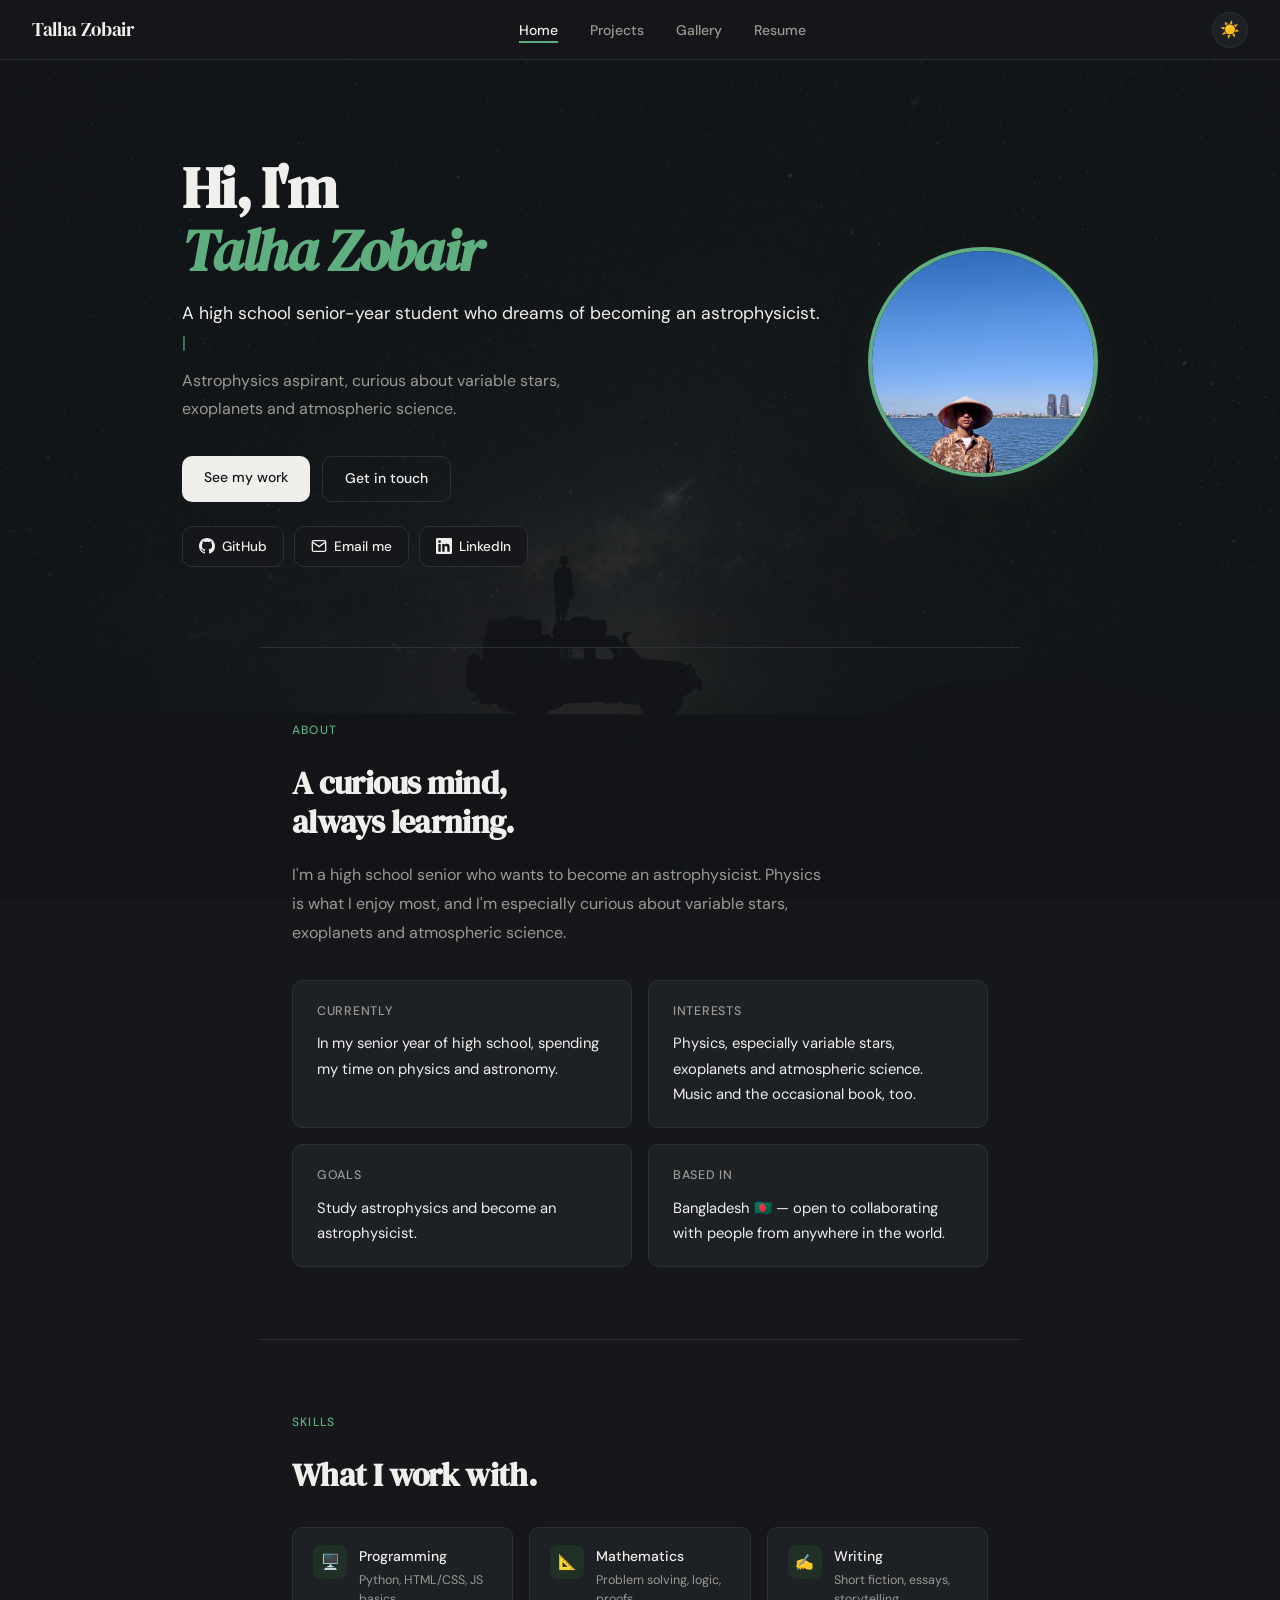
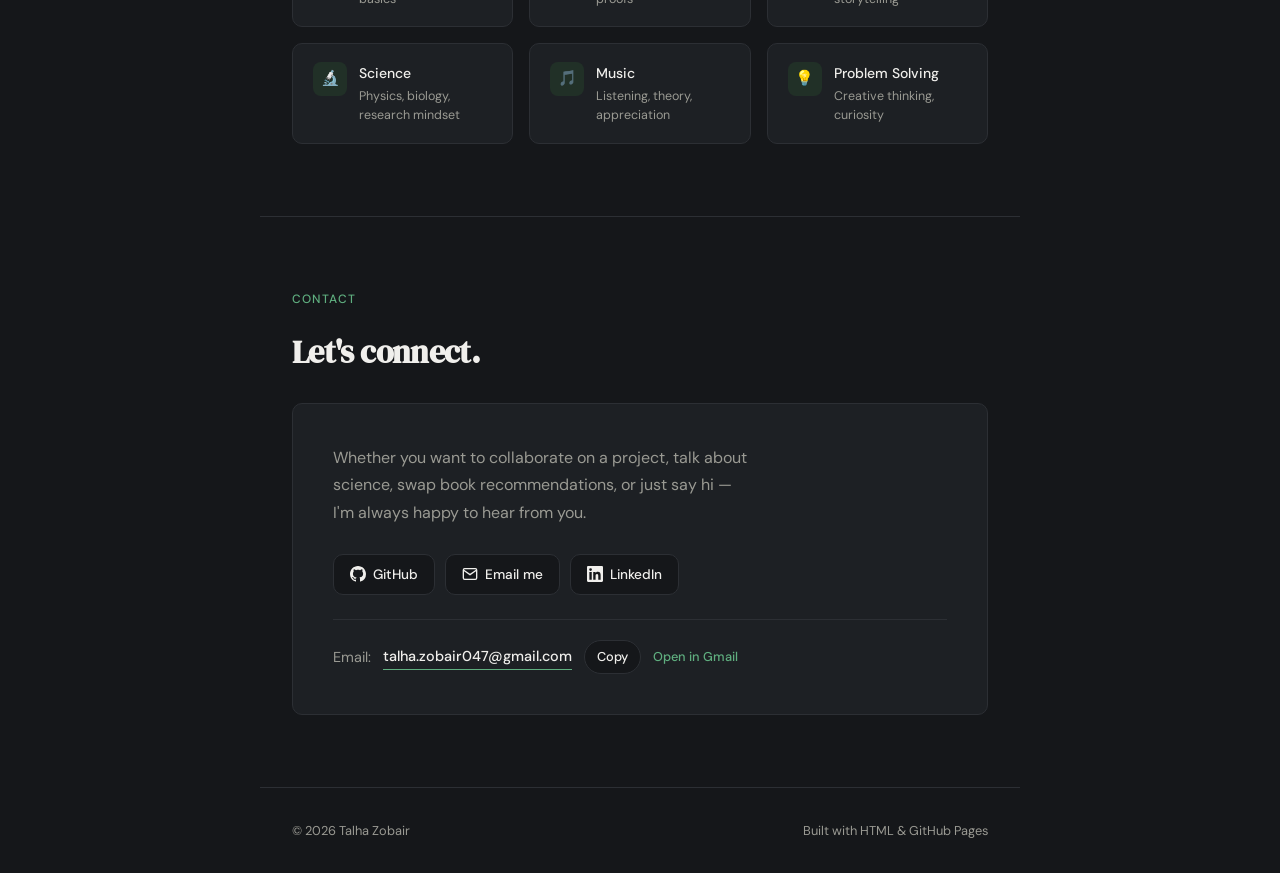
<file: index.html>
<!DOCTYPE html>
<html lang="en">
<head>
  <link rel="icon" href="images/favicon.svg" type="image/svg+xml">
<link rel="icon" href="images/favicon.png" sizes="512x512" type="image/png">
<link rel="apple-touch-icon" href="images/favicon.png">
  <meta charset="UTF-8"/>
  <meta name="viewport" content="width=device-width, initial-scale=1.0"/>
  <title>Talha Zobair</title>
  <link rel="preconnect" href="https://fonts.googleapis.com">
  <link href="https://fonts.googleapis.com/css2?family=DM+Serif+Display:ital@0;1&family=DM+Sans:opsz,wght@9..40,300;9..40,400;9..40,500&display=swap" rel="stylesheet">
  <link rel="stylesheet" href="style.css">
<script>try{if(localStorage.getItem('theme')!=='light')document.documentElement.setAttribute('data-theme','dark')}catch(e){document.documentElement.setAttribute('data-theme','dark')}</script>
</head>
<body>

  <nav>
    <a href="index.html" class="nav-logo">Talha Zobair</a>
    <ul class="nav-links" id="nav-links">
      <li><a href="index.html" class="active">Home</a></li>
      <li><a href="projects.html">Projects</a></li>
      <li><a href="gallery.html">Gallery</a></li>
      <li><a href="resume.html">Resume</a></li>
    </ul>
    <div class="nav-right">
      <button class="theme-toggle" id="theme-toggle" aria-label="Toggle dark mode">🌙</button>
      <button class="menu-toggle" id="menu-toggle" aria-label="Toggle menu">
        <span></span><span></span><span></span>
      </button>
    </div>
  </nav>

  <div class="page-transition" id="page-transition"></div>

  <main class="fade-in">

    <!-- HERO -->
    <div class="hero">
      <div class="hero-flex">
        <div class="hero-text">
          <h1>Hi, I'm<br><em>Talha Zobair</em></h1>
          <p class="hero-subtitle">A high school senior-year student who <span class="typed-text" id="typed"></span><span class="cursor">|</span></p>
          <p class="hero-desc">Astrophysics aspirant, curious about variable stars, exoplanets and atmospheric science.</p>
          <div class="hero-cta">
            <a href="projects.html" class="btn btn-primary">See my work</a>
            <a href="#contact" class="btn btn-outline">Get in touch</a>
          </div>
<div class="social-links" style="margin-top:1.5rem">
          <a href="https://github.com/Talha-Z-47" class="social-link" target="_blank">
            <svg width="16" height="16" viewBox="0 0 24 24" fill="currentColor"><path d="M12 0C5.37 0 0 5.37 0 12c0 5.31 3.435 9.795 8.205 11.385.6.105.825-.255.825-.57 0-.285-.015-1.23-.015-2.235-3.015.555-3.795-.735-4.035-1.41-.135-.345-.72-1.41-1.23-1.695-.42-.225-1.02-.78-.015-.795.945-.015 1.62.87 1.845 1.23 1.08 1.815 2.805 1.305 3.495.99.105-.78.42-1.305.765-1.605-2.67-.3-5.46-1.335-5.46-5.925 0-1.305.465-2.385 1.23-3.225-.12-.3-.54-1.53.12-3.18 0 0 1.005-.315 3.3 1.23.96-.27 1.98-.405 3-.405s2.04.135 3 .405c2.295-1.56 3.3-1.23 3.3-1.23.66 1.65.24 2.88.12 3.18.765.84 1.23 1.905 1.23 3.225 0 4.605-2.805 5.625-5.475 5.925.435.375.81 1.095.81 2.22 0 1.605-.015 2.895-.015 3.3 0 .315.225.69.825.57A12.02 12.02 0 0 0 24 12c0-6.63-5.37-12-12-12z"/></svg>
            GitHub
          </a>
          <a href="mailto:talha.zobair047@gmail.com" class="social-link">
            <svg width="16" height="16" viewBox="0 0 24 24" fill="none" stroke="currentColor" stroke-width="2"><path d="M4 4h16c1.1 0 2 .9 2 2v12c0 1.1-.9 2-2 2H4c-1.1 0-2-.9-2-2V6c0-1.1.9-2 2-2z"/><polyline points="22,6 12,13 2,6"/></svg>
            Email me
          </a>
          <a href="https://www.linkedin.com/in/md-talha-zobair-120874341/" class="social-link" target="_blank">
            <svg width="16" height="16" viewBox="0 0 24 24" fill="currentColor"><path d="M20.447 20.452h-3.554v-5.569c0-1.328-.027-3.037-1.852-3.037-1.853 0-2.136 1.445-2.136 2.939v5.667H9.351V9h3.414v1.561h.046c.477-.9 1.637-1.85 3.37-1.85 3.601 0 4.267 2.37 4.267 5.455v6.286zM5.337 7.433a2.062 2.062 0 0 1-2.063-2.065 2.064 2.064 0 1 1 2.063 2.065zm1.782 13.019H3.555V9h3.564v11.452zM22.225 0H1.771C.792 0 0 .774 0 1.729v20.542C0 23.227.792 24 1.771 24h20.451C23.2 24 24 23.227 24 22.271V1.729C24 .774 23.2 0 22.222 0h.003z"/></svg>
            LinkedIn
          </a>
        </div>
        </div>

        <!-- PHOTO: replace src below with your own image after uploading to /images -->
        <div class="hero-photo-wrap">
          <img src="images/me.jpg" class="hero-photo" alt="Talha Zobair" onerror="this.style.display='none'; this.nextElementSibling.style.display='flex';">
          <div class="hero-photo-placeholder">TZ</div>
        </div>
      </div>
    </div>

    <!-- ABOUT -->
    <section id="about">
      <p class="section-label">About</p>
      <h2>A curious mind,<br>always learning.</h2>
      <p class="section-desc">I'm a high school senior who wants to become an astrophysicist. Physics is what I enjoy most, and I'm especially curious about variable stars, exoplanets and atmospheric science.</p>
      <div class="about-grid">
        <div class="about-card reveal">
          <h3>Currently</h3>
          <p>In my senior year of high school, spending my time on physics and astronomy.</p>
        </div>
        <div class="about-card reveal">
          <h3>Interests</h3>
          <p>Physics, especially variable stars, exoplanets and atmospheric science. Music and the occasional book, too.</p>
        </div>
        <div class="about-card reveal">
          <h3>Goals</h3>
          <p>Study astrophysics and become an astrophysicist.</p>
        </div>
        <div class="about-card reveal">
          <h3>Based in</h3>
          <p>Bangladesh 🇧🇩 — open to collaborating with people from anywhere in the world.</p>
        </div>
      </div>
    </section>

    <!-- SKILLS -->
    <section id="skills">
      <p class="section-label">Skills</p>
      <h2>What I work with.</h2>
      <div class="skills-grid">
        <div class="skill-item reveal">
          <div class="skill-icon">🖥️</div>
          <div><h4>Programming</h4><p>Python, HTML/CSS, JS basics</p></div>
        </div>
        <div class="skill-item reveal">
          <div class="skill-icon">📐</div>
          <div><h4>Mathematics</h4><p>Problem solving, logic, proofs</p></div>
        </div>
        <div class="skill-item reveal">
          <div class="skill-icon">✍️</div>
          <div><h4>Writing</h4><p>Short fiction, essays, storytelling</p></div>
        </div>
        <div class="skill-item reveal">
          <div class="skill-icon">🔬</div>
          <div><h4>Science</h4><p>Physics, biology, research mindset</p></div>
        </div>
        <div class="skill-item reveal">
          <div class="skill-icon">🎵</div>
          <div><h4>Music</h4><p>Listening, theory, appreciation</p></div>
        </div>
        <div class="skill-item reveal">
          <div class="skill-icon">💡</div>
          <div><h4>Problem Solving</h4><p>Creative thinking, curiosity</p></div>
        </div>
      </div>
    </section>

    <!-- CONTACT -->
    <section id="contact">
      <p class="section-label">Contact</p>
      <h2>Let's connect.</h2>
      <div class="contact-inner reveal">
        <p>Whether you want to collaborate on a project, talk about science, swap book recommendations, or just say hi — I'm always happy to hear from you.</p>
        <div class="social-links">
          <a href="https://github.com/Talha-Z-47" class="social-link" target="_blank">
            <svg width="16" height="16" viewBox="0 0 24 24" fill="currentColor"><path d="M12 0C5.37 0 0 5.37 0 12c0 5.31 3.435 9.795 8.205 11.385.6.105.825-.255.825-.57 0-.285-.015-1.23-.015-2.235-3.015.555-3.795-.735-4.035-1.41-.135-.345-.72-1.41-1.23-1.695-.42-.225-1.02-.78-.015-.795.945-.015 1.62.87 1.845 1.23 1.08 1.815 2.805 1.305 3.495.99.105-.78.42-1.305.765-1.605-2.67-.3-5.46-1.335-5.46-5.925 0-1.305.465-2.385 1.23-3.225-.12-.3-.54-1.53.12-3.18 0 0 1.005-.315 3.3 1.23.96-.27 1.98-.405 3-.405s2.04.135 3 .405c2.295-1.56 3.3-1.23 3.3-1.23.66 1.65.24 2.88.12 3.18.765.84 1.23 1.905 1.23 3.225 0 4.605-2.805 5.625-5.475 5.925.435.375.81 1.095.81 2.22 0 1.605-.015 2.895-.015 3.3 0 .315.225.69.825.57A12.02 12.02 0 0 0 24 12c0-6.63-5.37-12-12-12z"/></svg>
            GitHub
          </a>
          <a href="mailto:talha.zobair047@gmail.com" class="social-link">
            <svg width="16" height="16" viewBox="0 0 24 24" fill="none" stroke="currentColor" stroke-width="2"><path d="M4 4h16c1.1 0 2 .9 2 2v12c0 1.1-.9 2-2 2H4c-1.1 0-2-.9-2-2V6c0-1.1.9-2 2-2z"/><polyline points="22,6 12,13 2,6"/></svg>
            Email me
          </a>
          <a href="https://www.linkedin.com/in/md-talha-zobair-120874341/" class="social-link" target="_blank">
            <svg width="16" height="16" viewBox="0 0 24 24" fill="currentColor"><path d="M20.447 20.452h-3.554v-5.569c0-1.328-.027-3.037-1.852-3.037-1.853 0-2.136 1.445-2.136 2.939v5.667H9.351V9h3.414v1.561h.046c.477-.9 1.637-1.85 3.37-1.85 3.601 0 4.267 2.37 4.267 5.455v6.286zM5.337 7.433a2.062 2.062 0 0 1-2.063-2.065 2.064 2.064 0 1 1 2.063 2.065zm1.782 13.019H3.555V9h3.564v11.452zM22.225 0H1.771C.792 0 0 .774 0 1.729v20.542C0 23.227.792 24 1.771 24h20.451C23.2 24 24 23.227 24 22.271V1.729C24 .774 23.2 0 22.222 0h.003z"/></svg>
            LinkedIn
          </a>
        </div>
        <div class="email-line">
          <span>Email:</span>
          <a class="email-addr" href="mailto:talha.zobair047@gmail.com">talha.zobair047@gmail.com</a>
          <button type="button" class="copy-btn" id="copy-email" data-email="talha.zobair047@gmail.com">Copy</button>
          <a class="email-gmail" href="https://mail.google.com/mail/?view=cm&fs=1&to=talha.zobair047@gmail.com" target="_blank" rel="noopener">Open in Gmail</a>
        </div>
      </div>
    </section>

  </main>

  <footer>
    <span>© 2026 Talha Zobair</span>
    <span>Built with HTML & GitHub Pages</span>
  </footer>

  <script src="main.js"></script>
  <script>
    const phrases = [
"dreams of becoming an astrophysicist.",
"loves physics.",
"is curious about variable stars and exoplanets.",
"is drawn to atmospheric science.",
"enjoys listening to music.",
"reads a book now and then."
];
    let pIdx = 0, cIdx = 0, deleting = false;
    const el = document.getElementById('typed');
    function type() {
      const phrase = phrases[pIdx];
      if (!deleting) {
        el.textContent = phrase.slice(0, ++cIdx);
        if (cIdx === phrase.length) { deleting = true; setTimeout(type, 1800); return; }
      } else {
        el.textContent = phrase.slice(0, --cIdx);
        if (cIdx === 0) { deleting = false; pIdx = (pIdx + 1) % phrases.length; }
      }
      setTimeout(type, deleting ? 50 : 80);
    }
    type();
  </script>
</body>
</html>
</file>
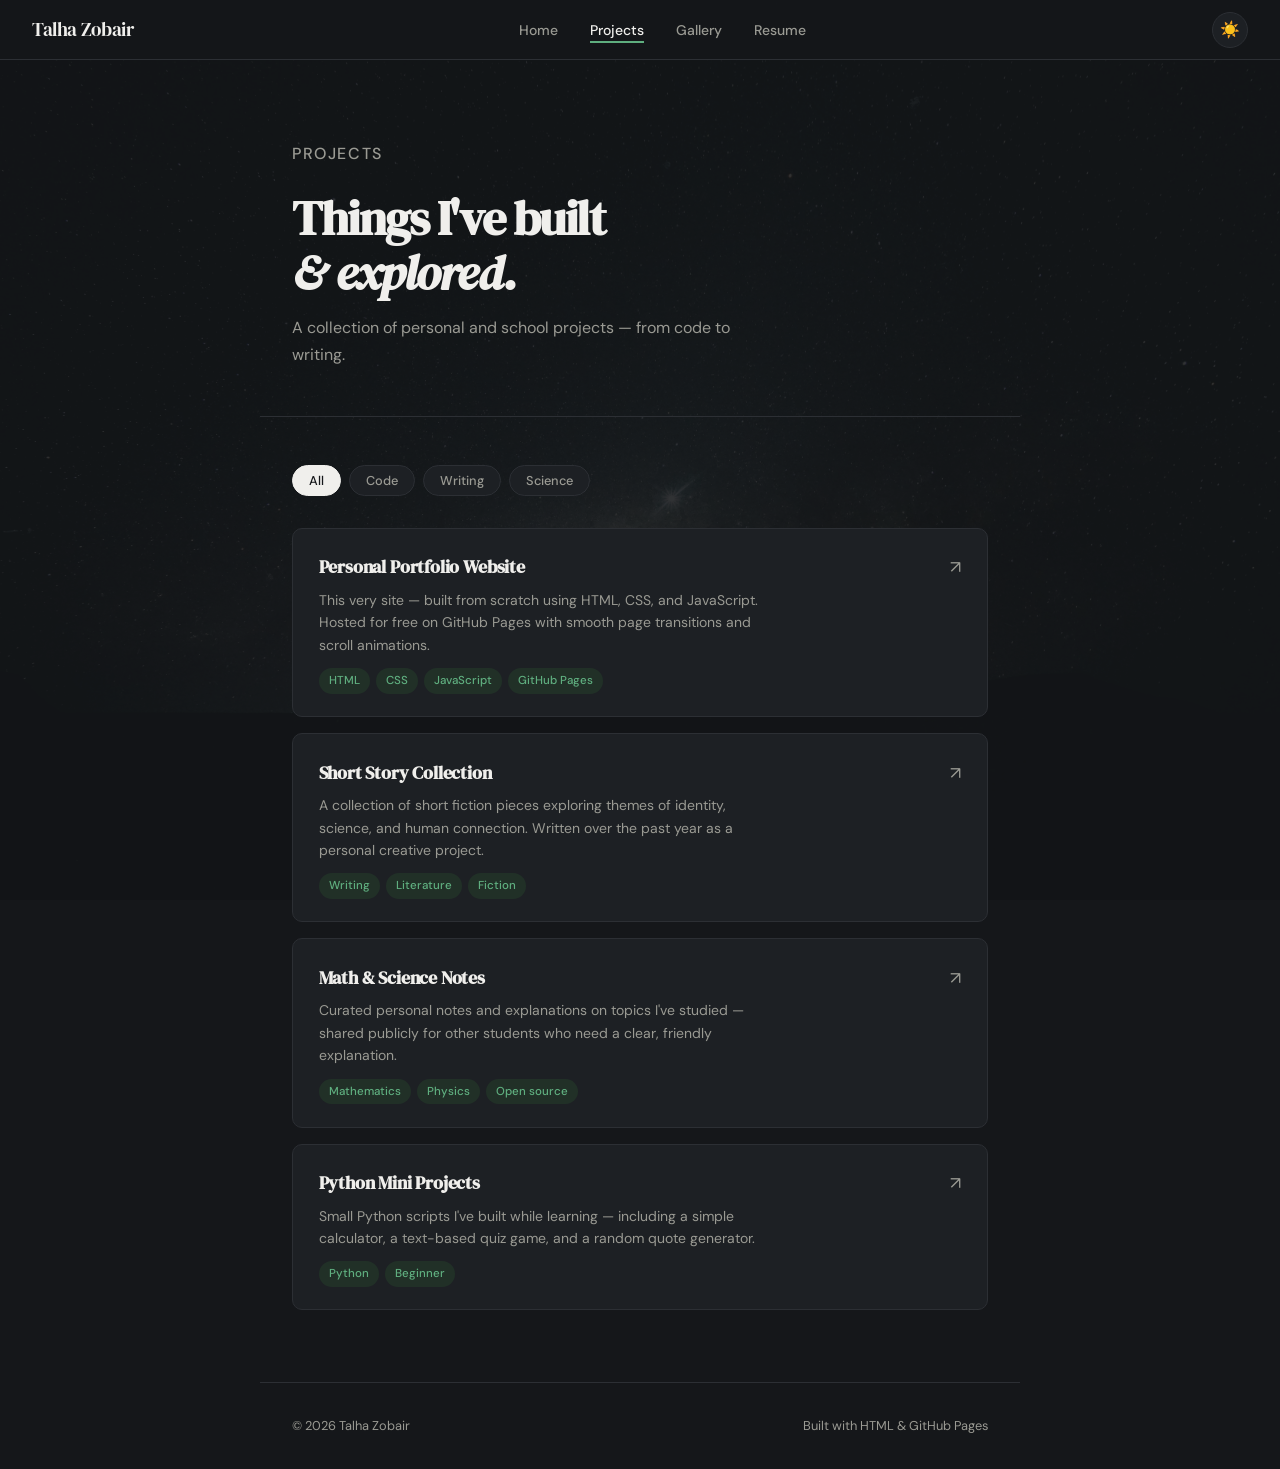
<file: projects.html>
<!DOCTYPE html>
<html lang="en">
<head>
  <link rel="icon" href="images/favicon.svg" type="image/svg+xml">
<link rel="icon" href="images/favicon.png" sizes="512x512" type="image/png">
<link rel="apple-touch-icon" href="images/favicon.png">
  <meta charset="UTF-8"/>
  <meta name="viewport" content="width=device-width, initial-scale=1.0"/>
  <title>Projects — Talha Zobair</title>
  <link rel="preconnect" href="https://fonts.googleapis.com">
  <link href="https://fonts.googleapis.com/css2?family=DM+Serif+Display:ital@0;1&family=DM+Sans:opsz,wght@9..40,300;9..40,400;9..40,500&display=swap" rel="stylesheet">
  <link rel="stylesheet" href="style.css">
<script>try{if(localStorage.getItem('theme')!=='light')document.documentElement.setAttribute('data-theme','dark')}catch(e){document.documentElement.setAttribute('data-theme','dark')}</script>
</head>
<body>

  <nav>
    <a href="index.html" class="nav-logo">Talha Zobair</a>
    <ul class="nav-links" id="nav-links">
      <li><a href="index.html">Home</a></li>
      <li><a href="projects.html" class="active">Projects</a></li>
      <li><a href="gallery.html">Gallery</a></li>
      <li><a href="resume.html">Resume</a></li>
    </ul>
    <button class="theme-toggle" id="theme-toggle" aria-label="Toggle dark mode">🌙</button>
    <button class="menu-toggle" id="menu-toggle" aria-label="Toggle menu">
      <span></span><span></span><span></span>
    </button>
  </nav>

  <div class="page-transition" id="page-transition"></div>

  <main class="fade-in">

    <div class="page-hero">
      <p class="section-label">Projects</p>
      <h1>Things I've built<br><em>& explored.</em></h1>
      <p>A collection of personal and school projects — from code to writing.</p>
    </div>

    <section style="border-top: 1px solid var(--border); padding-top: 3rem;">

      <!-- Filter buttons -->
      <div style="display:flex; gap:8px; flex-wrap:wrap; margin-bottom:2rem;">
        <button class="filter-btn active" data-filter="all">All</button>
        <button class="filter-btn" data-filter="code">Code</button>
        <button class="filter-btn" data-filter="writing">Writing</button>
        <button class="filter-btn" data-filter="science">Science</button>
      </div>

      <div class="projects-list" id="projects-list">

        <div class="project-card reveal" data-cat="code">
          <div>
            <h3>Personal Portfolio Website</h3>
            <p>This very site — built from scratch using HTML, CSS, and JavaScript. Hosted for free on GitHub Pages with smooth page transitions and scroll animations.</p>
            <div class="project-tags">
              <span class="tag">HTML</span>
              <span class="tag">CSS</span>
              <span class="tag">JavaScript</span>
              <span class="tag">GitHub Pages</span>
            </div>
          </div>
          <div class="project-arrow">↗</div>
        </div>

        <div class="project-card reveal" data-cat="writing">
          <div>
            <h3>Short Story Collection</h3>
            <p>A collection of short fiction pieces exploring themes of identity, science, and human connection. Written over the past year as a personal creative project.</p>
            <div class="project-tags">
              <span class="tag">Writing</span>
              <span class="tag">Literature</span>
              <span class="tag">Fiction</span>
            </div>
          </div>
          <div class="project-arrow">↗</div>
        </div>

        <div class="project-card reveal" data-cat="science">
          <div>
            <h3>Math & Science Notes</h3>
            <p>Curated personal notes and explanations on topics I've studied — shared publicly for other students who need a clear, friendly explanation.</p>
            <div class="project-tags">
              <span class="tag">Mathematics</span>
              <span class="tag">Physics</span>
              <span class="tag">Open source</span>
            </div>
          </div>
          <div class="project-arrow">↗</div>
        </div>

        <div class="project-card reveal" data-cat="code">
          <div>
            <h3>Python Mini Projects</h3>
            <p>Small Python scripts I've built while learning — including a simple calculator, a text-based quiz game, and a random quote generator.</p>
            <div class="project-tags">
              <span class="tag">Python</span>
              <span class="tag">Beginner</span>
            </div>
          </div>
          <div class="project-arrow">↗</div>
        </div>

      </div>
    </section>

  </main>

  <footer>
    <span>© 2026 Talha Zobair</span>
    <span>Built with HTML & GitHub Pages</span>
  </footer>

  <script src="main.js"></script>
  <script>
    // Filter logic
    const btns = document.querySelectorAll('.filter-btn');
    const cards = document.querySelectorAll('.project-card');

    btns.forEach(btn => {
      btn.addEventListener('click', () => {
        btns.forEach(b => b.classList.remove('active'));
        btn.classList.add('active');
        const filter = btn.dataset.filter;
        cards.forEach(card => {
          const match = filter === 'all' || card.dataset.cat === filter;
          card.style.display = match ? 'flex' : 'none';
        });
      });
    });

    // Filter button styles
    const style = document.createElement('style');
    style.textContent = `
      .filter-btn {
        padding: 6px 16px; border-radius: 100px;
        border: 1px solid var(--border); background: var(--surface);
        font-size: 0.8rem; font-weight: 500; cursor: pointer;
        color: var(--muted); transition: all 0.2s;
        font-family: 'DM Sans', sans-serif;
      }
      .filter-btn:hover { border-color: var(--accent); color: var(--accent); }
      .filter-btn.active { background: var(--text); color: var(--bg); border-color: var(--text); }
    `;
    document.head.appendChild(style);
  </script>
</body>
</html>
</file>
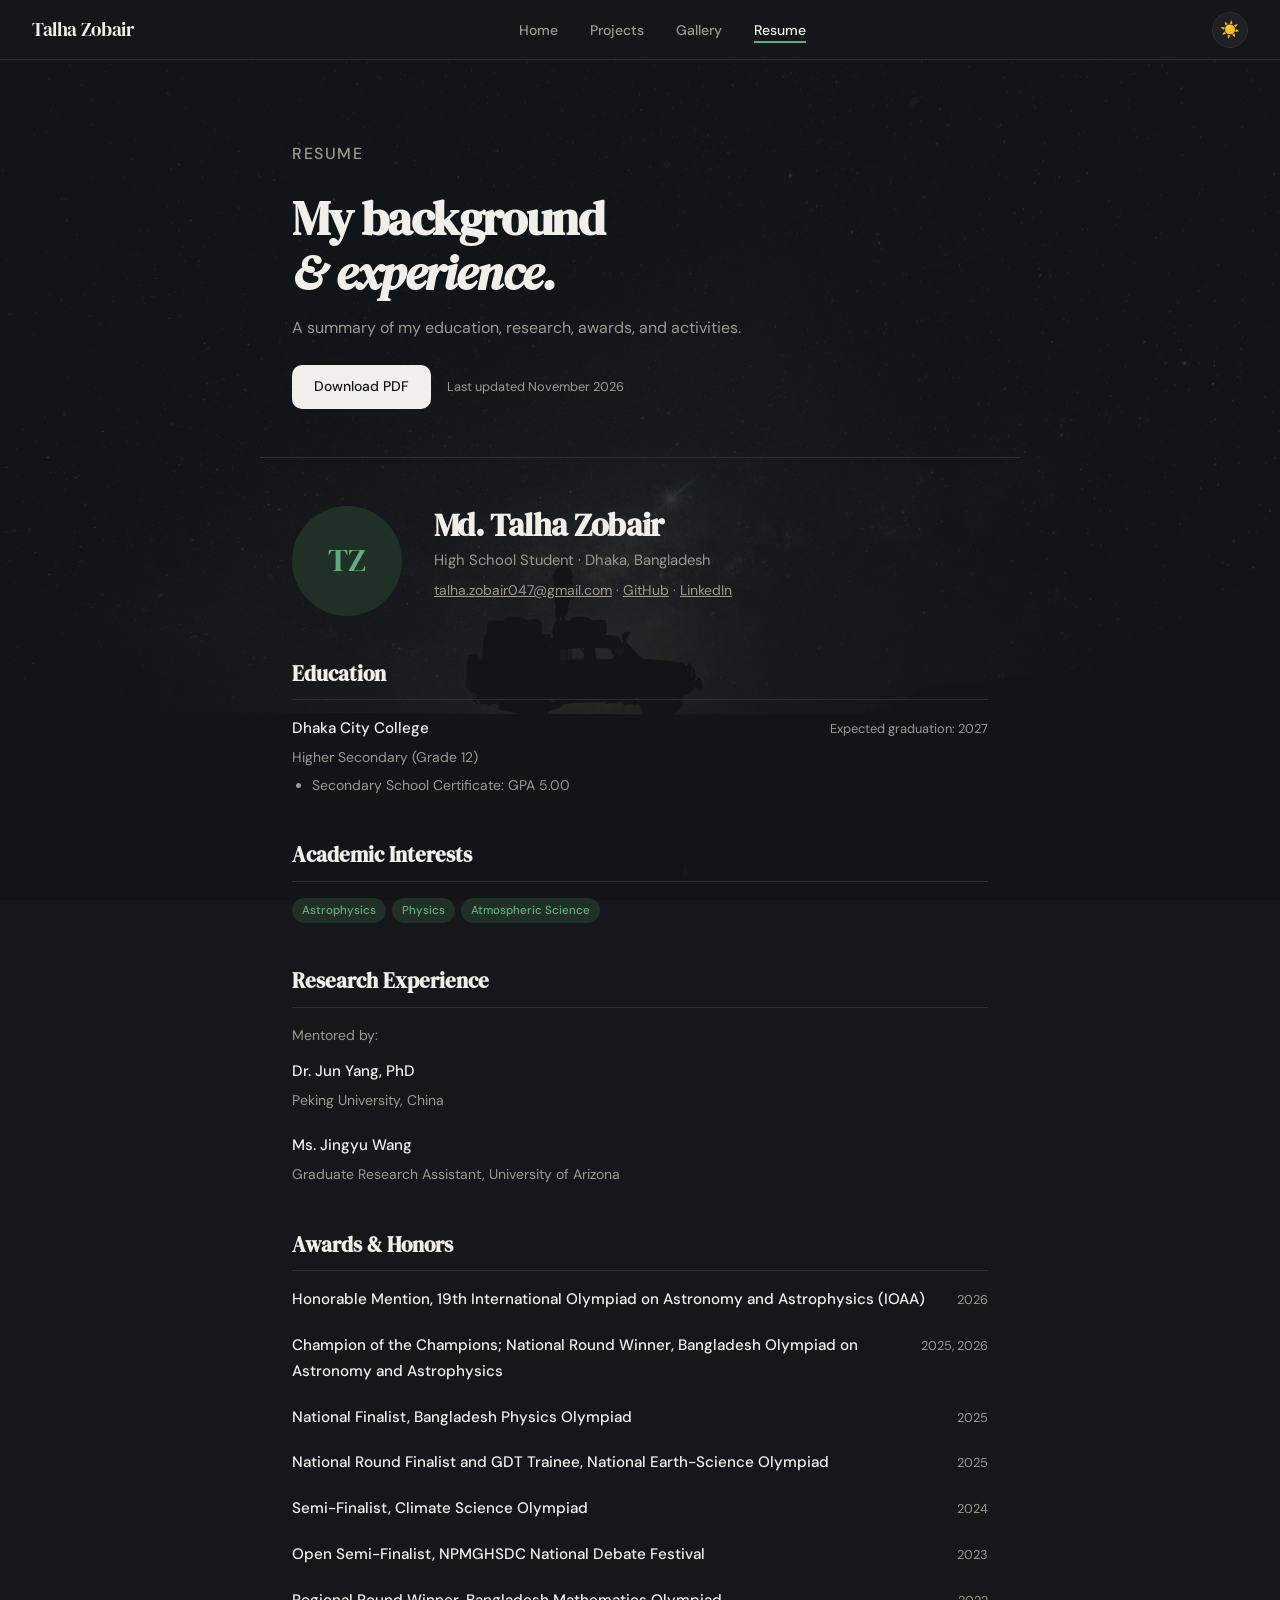
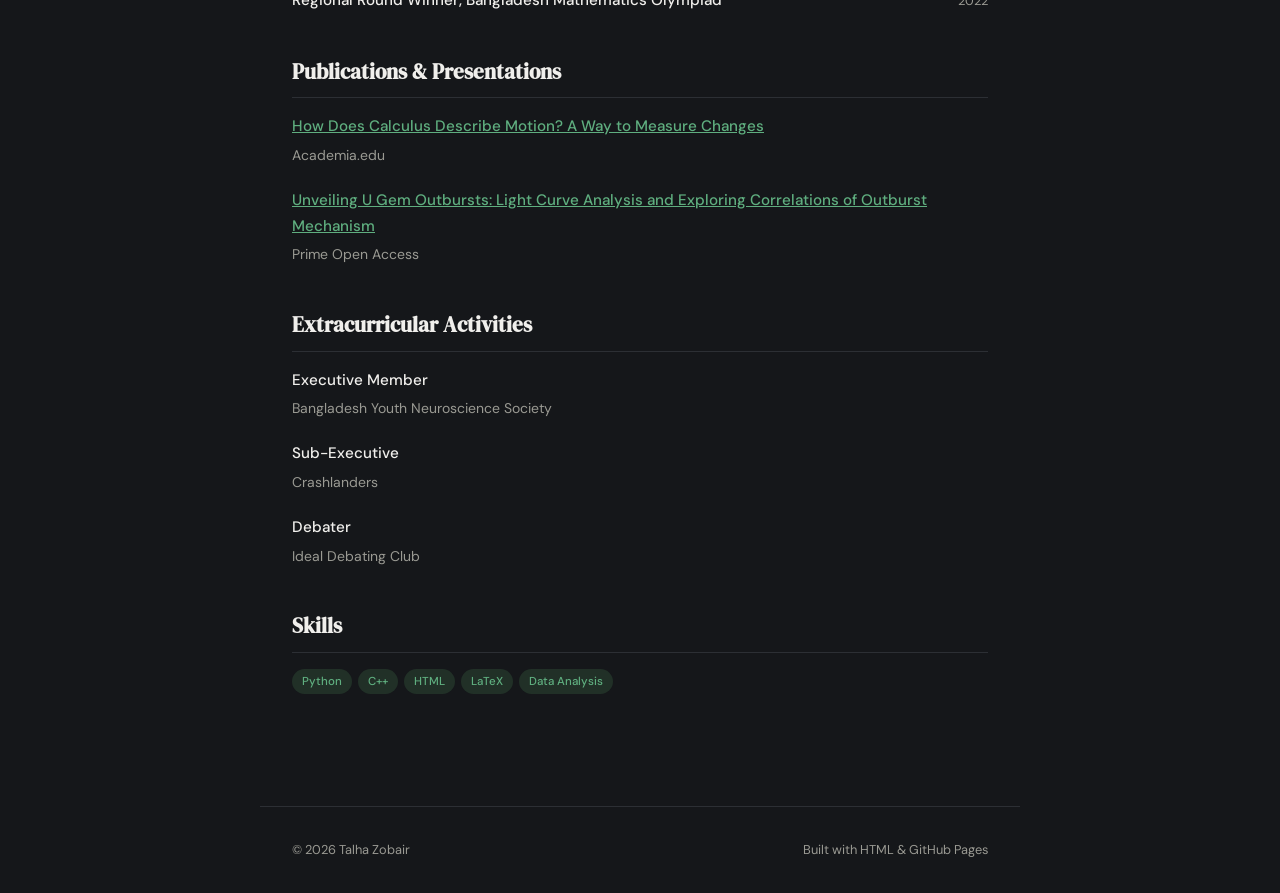
<file: resume.html>
<!DOCTYPE html>
<html lang="en">
<head>
  <link rel="icon" href="images/favicon.svg" type="image/svg+xml">
<link rel="icon" href="images/favicon.png" sizes="512x512" type="image/png">
<link rel="apple-touch-icon" href="images/favicon.png">
  <meta charset="UTF-8"/>
  <meta name="viewport" content="width=device-width, initial-scale=1.0"/>
  <title>Resume — Talha Zobair</title>
  <link rel="preconnect" href="https://fonts.googleapis.com">
  <link href="https://fonts.googleapis.com/css2?family=DM+Serif+Display:ital@0;1&family=DM+Sans:opsz,wght@9..40,300;9..40,400;9..40,500&display=swap" rel="stylesheet">
  <link rel="stylesheet" href="style.css">
<script>try{if(localStorage.getItem('theme')!=='light')document.documentElement.setAttribute('data-theme','dark')}catch(e){document.documentElement.setAttribute('data-theme','dark')}</script>
  <style>
    .resume-item-header { flex-wrap: nowrap; gap: 1rem; }
    .resume-item-header span { white-space: nowrap; }
  </style>
</head>
<body>

  <nav>
    <a href="index.html" class="nav-logo">Talha Zobair</a>
    <ul class="nav-links" id="nav-links">
      <li><a href="index.html">Home</a></li>
      <li><a href="projects.html">Projects</a></li>
      <li><a href="gallery.html">Gallery</a></li>
      <li><a href="resume.html" class="active">Resume</a></li>
    </ul>
    <button class="theme-toggle" id="theme-toggle" aria-label="Toggle dark mode">🌙</button>
    <button class="menu-toggle" id="menu-toggle" aria-label="Toggle menu">
      <span></span><span></span><span></span>
    </button>
  </nav>

  <div class="page-transition" id="page-transition"></div>

  <main class="fade-in">

    <div class="page-hero">
      <p class="section-label">Resume</p>
      <h1>My background<br><em>&amp; experience.</em></h1>
      <p>A summary of my education, research, awards, and activities.</p>
      <div style="margin-top:1.5rem; display:flex; align-items:center; gap:1rem; flex-wrap:wrap;">
        <a href="cv.pdf" class="btn btn-primary" download>Download PDF</a>
        <span style="font-size:0.8rem; color:var(--muted);">Last updated November 2026</span>
      </div>
    </div>

    <section style="border-top: 1px solid var(--border); padding-top: 3rem;">

      <div class="profile-wrap">
        <div class="profile-initials">TZ</div>
        <div>
          <h2 style="margin-bottom:0.25rem;">Md. Talha Zobair</h2>
          <p style="color:var(--muted); font-size:0.925rem;">High School Student · Dhaka, Bangladesh</p>
          <p style="color:var(--muted); font-size:0.875rem; margin-top:0.4rem;">
            <a href="mailto:talha.zobair047@gmail.com" style="color:inherit;">talha.zobair047@gmail.com</a> ·
            <a href="https://github.com/Talha-Z-47" target="_blank" rel="noopener" style="color:inherit;">GitHub</a> ·
            <a href="https://www.linkedin.com/in/md-talha-zobair-120874341/" target="_blank" rel="noopener" style="color:inherit;">LinkedIn</a>
          </p>
        </div>
      </div>

      <!-- Education -->
      <div class="resume-section reveal">
        <h3>Education</h3>
        <div class="resume-item">
          <div class="resume-item-header">
            <strong>Dhaka City College</strong>
            <span>Expected graduation: 2027</span>
          </div>
          <p>Higher Secondary (Grade 12)</p>
          <ul>
            <li>Secondary School Certificate: GPA 5.00</li>
          </ul>
        </div>
      </div>

      <!-- Academic interests -->
      <div class="resume-section reveal">
        <h3>Academic Interests</h3>
        <div class="project-tags" style="margin-top:0;">
          <span class="tag">Astrophysics</span>
          <span class="tag">Physics</span>
          <span class="tag">Atmospheric Science</span>
        </div>
      </div>

      <!-- Research -->
      <div class="resume-section reveal">
        <h3>Research Experience</h3>
        <p style="font-size:0.875rem; color:var(--muted); margin-bottom:0.75rem;">Mentored by:</p>
        <div class="resume-item">
          <div class="resume-item-header">
            <strong>Dr. Jun Yang, PhD</strong>
            
          </div>
          <p>Peking University, China</p>
        </div>
        <div class="resume-item">
          <div class="resume-item-header">
            <strong>Ms. Jingyu Wang</strong>
            
          </div>
          <p>Graduate Research Assistant, University of Arizona</p>
        </div>
      </div>

      <!-- Awards -->
      <div class="resume-section reveal">
        <h3>Awards &amp; Honors</h3>
        <div class="resume-item">
          <div class="resume-item-header">
            <strong>Honorable Mention, 19th International Olympiad on Astronomy and Astrophysics (IOAA)</strong>
            <span>2026</span>
          </div>
        </div>
        <div class="resume-item">
          <div class="resume-item-header">
            <strong>Champion of the Champions; National Round Winner, Bangladesh Olympiad on Astronomy and Astrophysics</strong>
            <span>2025, 2026</span>
          </div>
        </div>
        <div class="resume-item">
          <div class="resume-item-header">
            <strong>National Finalist, Bangladesh Physics Olympiad</strong>
            <span>2025</span>
          </div>
        </div>
        <div class="resume-item">
          <div class="resume-item-header">
            <strong>National Round Finalist and GDT Trainee, National Earth-Science Olympiad</strong>
            <span>2025</span>
          </div>
        </div>
        <div class="resume-item">
          <div class="resume-item-header">
            <strong>Semi-Finalist, Climate Science Olympiad</strong>
            <span>2024</span>
          </div>
        </div>
        <div class="resume-item">
          <div class="resume-item-header">
            <strong>Open Semi-Finalist, NPMGHSDC National Debate Festival</strong>
            <span>2023</span>
          </div>
        </div>
        <div class="resume-item">
          <div class="resume-item-header">
            <strong>Regional Round Winner, Bangladesh Mathematics Olympiad</strong>
            <span>2022</span>
          </div>
        </div>
      </div>

      <!-- Publications -->
      <div class="resume-section reveal">
        <h3>Publications &amp; Presentations</h3>
        <div class="resume-item">
          <div class="resume-item-header">
            <strong><a href="https://www.academia.edu/136855651/How_Does_Calculus_Describe_Motion_A_way_to_measure_changes" target="_blank" rel="noopener" style="color:var(--accent);">How Does Calculus Describe Motion? A Way to Measure Changes</a></strong>
            
          </div>
          <p>Academia.edu</p>
        </div>
        <div class="resume-item">
          <div class="resume-item-header">
            <strong><a href="https://www.primeopenaccess.com/peer-review/unveiling-u-gem-outbursts-light-curve-analysis-and-exploring-correlations-of-outburst-mechanism-246.html" target="_blank" rel="noopener" style="color:var(--accent);">Unveiling U Gem Outbursts: Light Curve Analysis and Exploring Correlations of Outburst Mechanism</a></strong>
            
          </div>
          <p>Prime Open Access</p>
        </div>
      </div>

      <!-- Extracurriculars -->
      <div class="resume-section reveal">
        <h3>Extracurricular Activities</h3>
        <div class="resume-item">
          <div class="resume-item-header">
            <strong>Executive Member</strong>
            
          </div>
          <p>Bangladesh Youth Neuroscience Society</p>
        </div>
        <div class="resume-item">
          <div class="resume-item-header">
            <strong>Sub-Executive</strong>
            
          </div>
          <p>Crashlanders</p>
        </div>
        <div class="resume-item">
          <div class="resume-item-header">
            <strong>Debater</strong>
            
          </div>
          <p>Ideal Debating Club</p>
        </div>
      </div>

      <!-- Skills -->
      <div class="resume-section reveal">
        <h3>Skills</h3>
        <div class="project-tags" style="margin-top:0;">
          <span class="tag">Python</span>
          <span class="tag">C++</span>
          <span class="tag">HTML</span>
          <span class="tag">LaTeX</span>
          <span class="tag">Data Analysis</span>
        </div>
      </div>

    </section>

  </main>

  <footer>
    <span>© 2026 Talha Zobair</span>
    <span>Built with HTML & GitHub Pages</span>
  </footer>

  <script src="main.js"></script>
</body>
</html>
</file>
<file: style.css>
*, *::before, *::after { box-sizing: border-box; margin: 0; padding: 0; }

:root {
  --bg: #f9f7f4;
  --surface: #ffffff;
  --text: #1a1a18;
  --muted: #6b6b63;
  --accent: #2d5a3d;
  --accent-light: #e8f0eb;
  --border: #e3e1db;
  --radius: 10px;
}

[data-theme="dark"] {
  --bg: #15171a;
  --surface: #1d2024;
  --text: #f0efec;
  --muted: #9a9a93;
  --accent: #5fae7f;
  --accent-light: #213027;
  --border: #2c2f34;
}

body { transition: background-color 0.3s ease, color 0.3s ease; }
.nav-logo, h2, .hero-text h1, .page-hero h1, .project-card h3,
.resume-section h3, .about-card, .skill-item, .project-card,
.contact-inner, nav { transition: background-color 0.3s ease, border-color 0.3s ease, color 0.3s ease; }

/* THEME TOGGLE BUTTON */
.theme-toggle {
  background: var(--surface);
  border: 1px solid var(--border);
  border-radius: 100px;
  width: 36px; height: 36px;
  display: flex; align-items: center; justify-content: center;
  cursor: pointer;
  font-size: 16px;
  margin-left: 1.25rem;
  flex-shrink: 0;
  transition: border-color 0.2s, transform 0.2s;
}
.theme-toggle:hover { border-color: var(--accent); transform: rotate(15deg); }
.nav-right { display: flex; align-items: center; }

html { scroll-behavior: smooth; }

body {
  color: var(--text);
  font-family: 'DM Sans', sans-serif;
  font-weight: 400;
  line-height: 1.7;
  font-size: 16px;
  overflow-x: hidden;
  background-color: var(--bg);
  background-image: url('images/bg.jpg');
  background-size: cover;
  background-position: center;
  background-attachment: fixed;
  background-repeat: no-repeat;
}

body::before {
  content: '';
  position: fixed; inset: 0;
  background: rgba(249, 247, 244, 0.88);
  z-index: 0;
  pointer-events: none;
}
nav, main, footer { position: relative; z-index: 1; }

.page-transition {
  position: fixed; inset: 0;
  background: rgba(249,247,244,0.95);
  z-index: 9999; opacity: 0; pointer-events: none;
  transition: opacity 0.22s ease;
}
.page-transition.fading { opacity: 1; pointer-events: all; }

.fade-in { animation: fadeUp 0.45s ease 0.1s both; }
@keyframes fadeUp { from { opacity: 0; transform: translateY(14px); } to { opacity: 1; transform: none; } }

.reveal { opacity: 0; transform: translateY(20px); transition: opacity 0.5s ease, transform 0.5s ease; }
.reveal.visible { opacity: 1; transform: none; }

/* NAV */
nav {
  position: sticky; top: 0;
  background: rgba(249,247,244,0.93);
  backdrop-filter: blur(14px);
  border-bottom: 1px solid var(--border);
  z-index: 100; padding: 0 2rem;
  display: flex; align-items: center; justify-content: space-between;
  height: 60px;
}
.nav-logo { font-family: 'DM Serif Display', serif; font-size: 1.2rem; color: var(--text); text-decoration: none; letter-spacing: -0.02em; }
.nav-links { display: flex; gap: 2rem; list-style: none; }
.nav-links a { font-size: 0.875rem; font-weight: 500; color: var(--muted); text-decoration: none; transition: color 0.2s; position: relative; padding-bottom: 2px; }
.nav-links a::after { content: ''; position: absolute; bottom: -2px; left: 0; width: 0; height: 1.5px; background: var(--accent); transition: width 0.25s ease; }
.nav-links a:hover, .nav-links a.active { color: var(--text); }
.nav-links a.active::after, .nav-links a:hover::after { width: 100%; }

/* HERO — two column: text left, big photo right */
.hero { max-width: 980px; margin: 0 auto; padding: 6rem 2rem 5rem; }
.hero-flex {
  display: flex;
  align-items: center;
  justify-content: space-between;
  gap: 3rem;
}
.hero-text { flex: 1; min-width: 280px; }

.hero-tag {
  display: inline-flex; align-items: center; gap: 6px;
  font-size: 0.8rem; font-weight: 500;
  color: var(--accent); background: var(--accent-light);
  padding: 4px 12px; border-radius: 100px; margin-bottom: 1.5rem;
}
.hero-tag::before { content: ''; width: 6px; height: 6px; border-radius: 50%; background: var(--accent); }

.hero-text h1 {
  font-family: 'DM Serif Display', serif;
  font-size: clamp(2.4rem, 5vw, 3.6rem);
  line-height: 1.1; letter-spacing: -0.03em;
  color: var(--text); margin-bottom: 1rem;
}
.hero-text h1 em { font-style: italic; color: var(--accent); }

.hero-subtitle { font-size: 1.1rem; color: var(--text); margin-bottom: 0.5rem; font-weight: 400; min-height: 1.8rem; }
.cursor { display: inline-block; color: var(--accent); animation: blink 0.8s step-end infinite; font-weight: 300; }
@keyframes blink { 50% { opacity: 0; } }
.hero-desc { font-size: 1rem; color: var(--muted); max-width: 460px; margin-bottom: 2rem; line-height: 1.8; }
.hero-cta { display: flex; gap: 12px; flex-wrap: wrap; }

/* Large photo on the right */
.hero-photo-wrap {
  width: 230px; height: 230px;
  flex-shrink: 0;
  position: relative;
}
.hero-photo {
  width: 100%; height: 100%;
  border-radius: 50%;
  object-fit: cover;
  border: 4px solid var(--accent);
  box-shadow: 0 12px 30px rgba(45, 90, 61, 0.18);
  display: block;
}
.hero-photo-placeholder {
  display: none;
  width: 100%; height: 100%;
  border-radius: 50%;
  background: var(--accent-light);
  border: 4px solid var(--accent);
  align-items: center; justify-content: center;
  font-family: 'DM Serif Display', serif;
  font-size: 3rem; color: var(--accent);
  box-shadow: 0 12px 30px rgba(45, 90, 61, 0.18);
}

@media (max-width: 720px) {
  .hero-flex { flex-direction: column-reverse; text-align: center; gap: 2rem; }
  .hero-desc { margin-left: auto; margin-right: auto; }
  .hero-cta { justify-content: center; }
  .hero-photo-wrap { width: 170px; height: 170px; }
  .hero-photo-placeholder { font-size: 2.2rem; }
}

/* BUTTONS */
.btn { display: inline-block; padding: 10px 22px; border-radius: var(--radius); font-size: 0.875rem; font-weight: 500; text-decoration: none; transition: all 0.2s; cursor: pointer; border: none; }
.btn-primary { background: var(--text); color: var(--bg); }
.btn-primary:hover { background: #333; transform: translateY(-1px); }
.btn-outline { background: transparent; color: var(--text); border: 1px solid var(--border); }
.btn-outline:hover { background: var(--surface); transform: translateY(-1px); }

/* SECTIONS */
section { max-width: 760px; margin: 0 auto; padding: 4.5rem 2rem; border-top: 1px solid var(--border); }
.section-label { font-size: 0.75rem; font-weight: 500; letter-spacing: 0.1em; text-transform: uppercase; color: var(--accent); margin-bottom: 1.5rem; }
h2 { font-family: 'DM Serif Display', serif; font-size: 2rem; letter-spacing: -0.02em; line-height: 1.2; color: var(--text); margin-bottom: 1.25rem; }
.section-desc { color: var(--muted); max-width: 540px; margin-bottom: 2rem; line-height: 1.8; }

.page-hero { max-width: 760px; margin: 0 auto; padding: 5rem 2rem 3rem; }
.page-hero h1 { font-family: 'DM Serif Display', serif; font-size: clamp(2rem, 5vw, 3rem); letter-spacing: -0.03em; color: var(--text); margin-bottom: 0.75rem; line-height: 1.15; }
.page-hero p { color: var(--muted); font-size: 1rem; max-width: 480px; }

/* ABOUT */
.about-grid { display: grid; grid-template-columns: 1fr 1fr; gap: 1rem; margin-top: 2rem; }
.about-card { background: var(--surface); border: 1px solid var(--border); border-radius: var(--radius); padding: 1.25rem 1.5rem; }
.about-card h3 { font-size: 0.78rem; font-weight: 500; letter-spacing: 0.06em; text-transform: uppercase; color: var(--muted); margin-bottom: 0.6rem; }
.about-card p { font-size: 0.925rem; color: var(--text); line-height: 1.7; }

/* SKILLS */
.skills-grid { display: grid; grid-template-columns: repeat(auto-fill, minmax(200px, 1fr)); gap: 1rem; margin-top: 2rem; }
.skill-item { background: var(--surface); border: 1px solid var(--border); border-radius: var(--radius); padding: 1.1rem 1.25rem; display: flex; align-items: flex-start; gap: 12px; transition: border-color 0.2s, transform 0.2s; }
.skill-item:hover { border-color: var(--accent); transform: translateY(-2px); }
.skill-icon { width: 34px; height: 34px; border-radius: 8px; background: var(--accent-light); display: flex; align-items: center; justify-content: center; flex-shrink: 0; font-size: 15px; }
.skill-item h4 { font-size: 0.875rem; font-weight: 500; color: var(--text); margin-bottom: 2px; }
.skill-item p { font-size: 0.78rem; color: var(--muted); line-height: 1.5; }

/* PROJECTS */
.projects-list { margin-top: 2rem; display: flex; flex-direction: column; gap: 1rem; }
.project-card { background: var(--surface); border: 1px solid var(--border); border-radius: var(--radius); padding: 1.4rem 1.6rem; display: flex; justify-content: space-between; align-items: flex-start; gap: 1.5rem; transition: border-color 0.2s, transform 0.2s; text-decoration: none; color: inherit; }
.project-card:hover { border-color: var(--accent); transform: translateY(-2px); }
.project-card h3 { font-family: 'DM Serif Display', serif; font-size: 1.15rem; color: var(--text); margin-bottom: 0.4rem; letter-spacing: -0.01em; }
.project-card p { font-size: 0.875rem; color: var(--muted); line-height: 1.6; max-width: 460px; }
.project-tags { display: flex; gap: 6px; flex-wrap: wrap; margin-top: 0.75rem; }
.tag { font-size: 0.72rem; font-weight: 500; padding: 3px 10px; border-radius: 100px; background: var(--accent-light); color: var(--accent); }
.project-arrow { font-size: 1.1rem; color: var(--muted); flex-shrink: 0; margin-top: 2px; transition: transform 0.2s, color 0.2s; }
.project-card:hover .project-arrow { transform: translate(2px, -2px); color: var(--accent); }

/* CONTACT */
.contact-inner { background: var(--surface); border: 1px solid var(--border); border-radius: var(--radius); padding: 2.5rem; margin-top: 2rem; }
.contact-inner p { color: var(--muted); font-size: 1rem; margin-bottom: 1.75rem; max-width: 420px; }
.social-links { display: flex; gap: 10px; flex-wrap: wrap; }
.social-link { display: inline-flex; align-items: center; gap: 7px; padding: 8px 16px; border: 1px solid var(--border); border-radius: var(--radius); font-size: 0.85rem; font-weight: 500; color: var(--text); text-decoration: none; background: var(--bg); transition: all 0.2s; }
.social-link:hover { background: var(--surface); border-color: var(--accent); color: var(--accent); }

/* RESUME */
.resume-section { margin-bottom: 2.5rem; }
.resume-section h3 { font-family: 'DM Serif Display', serif; font-size: 1.3rem; margin-bottom: 1rem; padding-bottom: 0.5rem; border-bottom: 1px solid var(--border); }
.resume-item { margin-bottom: 1.25rem; }
.resume-item-header { display: flex; justify-content: space-between; align-items: baseline; flex-wrap: wrap; gap: 4px; }
.resume-item-header strong { font-weight: 500; font-size: 0.95rem; }
.resume-item-header span { font-size: 0.8rem; color: var(--muted); }
.resume-item p { font-size: 0.875rem; color: var(--muted); margin-top: 4px; }
.resume-item ul { font-size: 0.875rem; color: var(--muted); padding-left: 1.25rem; margin-top: 4px; }
.resume-item ul li { margin-bottom: 3px; }

/* GALLERY / PROFILE */
.profile-wrap { display: flex; align-items: flex-start; gap: 2rem; margin-bottom: 2.5rem; flex-wrap: wrap; }
.profile-photo { width: 110px; height: 110px; border-radius: 50%; object-fit: cover; border: 3px solid var(--accent-light); flex-shrink: 0; }
.profile-initials { width: 110px; height: 110px; border-radius: 50%; background: var(--accent-light); flex-shrink: 0; display: flex; align-items: center; justify-content: center; font-family: 'DM Serif Display', serif; font-size: 2rem; color: var(--accent); }

footer { max-width: 760px; margin: 0 auto; padding: 2rem; border-top: 1px solid var(--border); font-size: 0.8rem; color: var(--muted); display: flex; justify-content: space-between; align-items: center; }

.menu-toggle { display: none; background: none; border: none; cursor: pointer; padding: 4px; }
@media (max-width: 600px) {
  .menu-toggle { display: flex; flex-direction: column; gap: 5px; }
  .menu-toggle span { display: block; width: 22px; height: 1.5px; background: var(--text); }
  .nav-links { display: none; flex-direction: column; position: absolute; top: 60px; left: 0; right: 0; background: var(--bg); border-bottom: 1px solid var(--border); padding: 1rem 2rem; gap: 1rem; }
  .nav-links.open { display: flex; }
  .about-grid { grid-template-columns: 1fr; }
  .profile-wrap { flex-direction: column; }
}

/* DARK THEME — overlays that were hard-coded light */
[data-theme="dark"] body::before { background: rgba(21, 23, 26, 0.88); }
[data-theme="dark"] nav { background: rgba(21, 23, 26, 0.93); }
[data-theme="dark"] .page-transition { background: rgba(21, 23, 26, 0.95); }
[data-theme="dark"] .btn-primary:hover { background: #d8d8d4; }

/* EMAIL LINE (contact) */
.email-line { display: flex; flex-wrap: wrap; align-items: center; gap: 10px 12px; margin-top: 1.5rem; padding-top: 1.25rem; border-top: 1px solid var(--border); font-size: 0.9rem; color: var(--muted); }
.email-addr { color: var(--text); font-weight: 500; text-decoration: none; border-bottom: 1px solid var(--accent); word-break: break-all; }
.email-addr:hover { color: var(--accent); }
.copy-btn { font: inherit; font-size: 0.8rem; font-weight: 500; padding: 5px 12px; border-radius: 100px; border: 1px solid var(--border); background: var(--bg); color: var(--text); cursor: pointer; transition: border-color 0.2s, color 0.2s; }
.copy-btn:hover { border-color: var(--accent); color: var(--accent); }
.email-gmail { font-size: 0.8rem; font-weight: 500; color: var(--accent); text-decoration: none; }
.email-gmail:hover { text-decoration: underline; }
</file>
